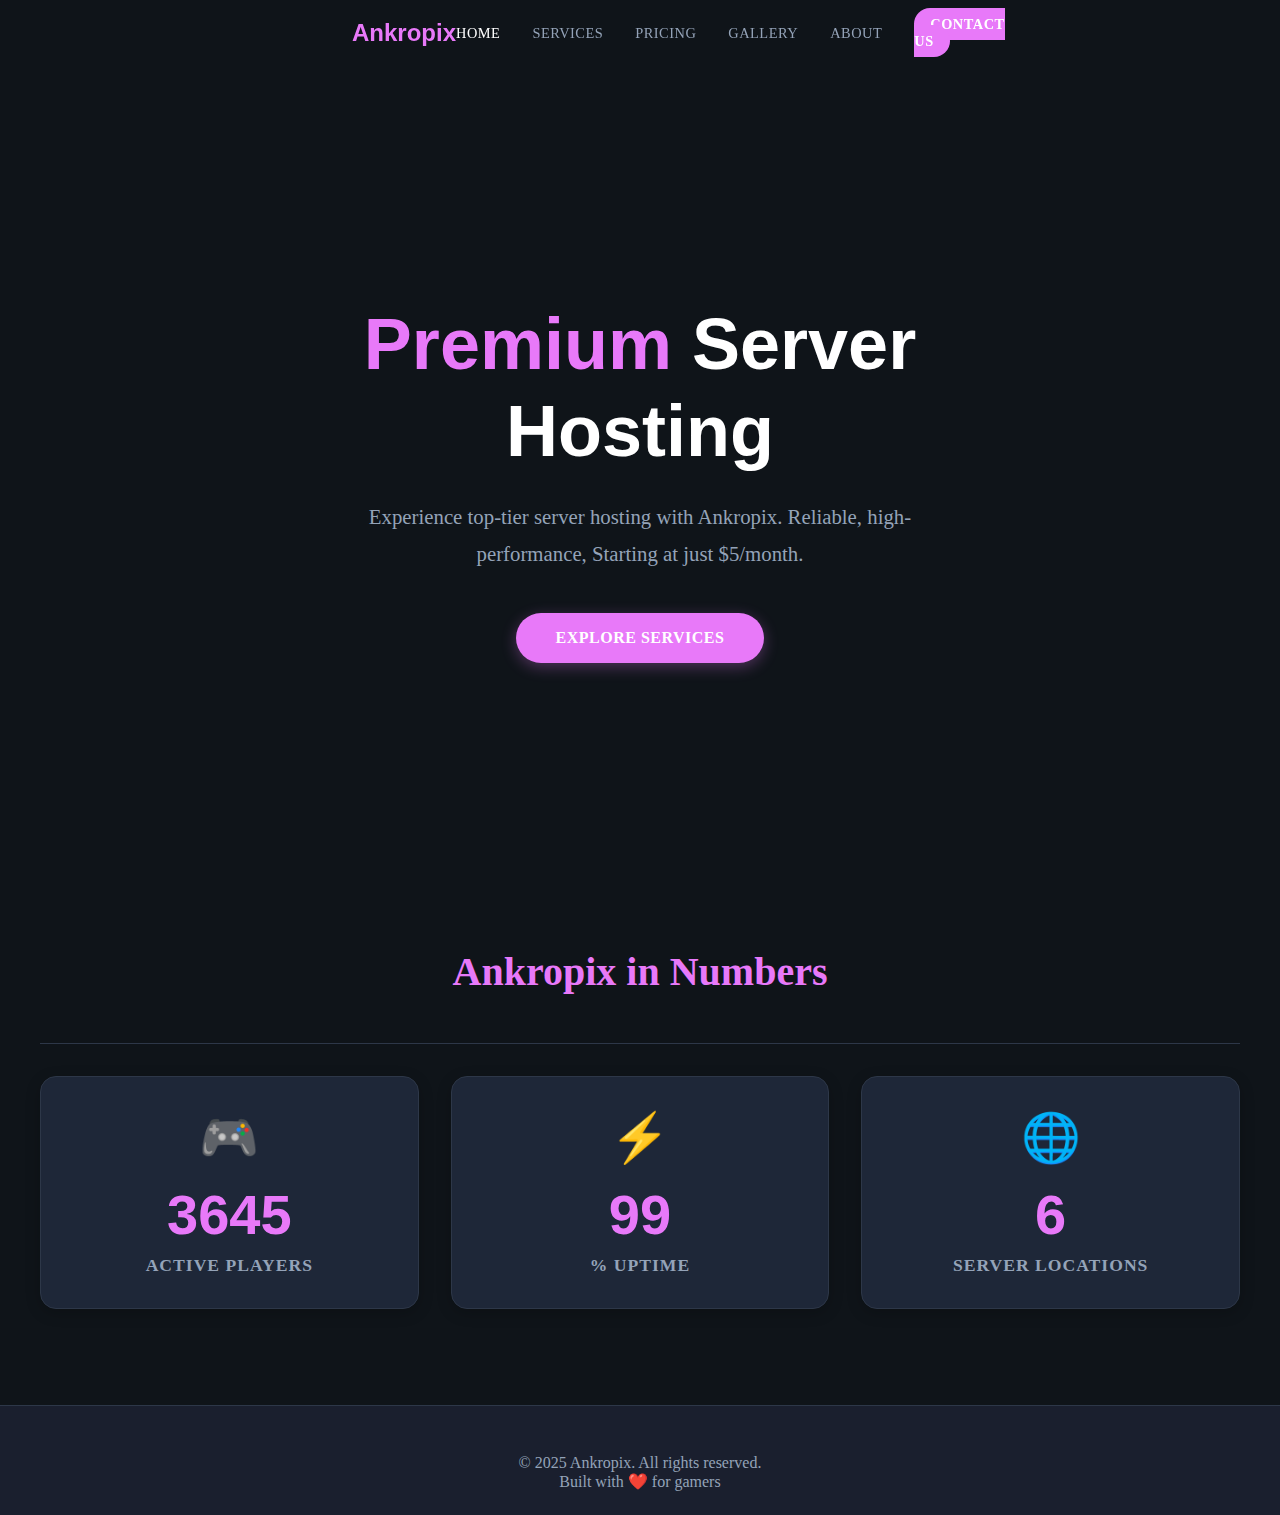
<file: index.html>
<!DOCTYPE html>
<html lang="en">
  <head>
    <meta charset="UTF-8" />
    <title>Ankropix</title>
    <link rel="stylesheet" href="css/styles.css" />
    <link rel="icon" type="image/x-icon" href="/images/icon.png" />
    <!-- Favicon for the page-->
  </head>

  <body>
    <!-- Navigation Bar -->
    <nav class="navbar">
      <div class="navbar-container">
        <a href="index.html" class="nav-logo">
          <span>Ankropix</span>
        </a>
        <ul class="nav-links">
          <li>
            <a href="index.html" class="nav-link active">HOME</a>
          </li>
          <li>
            <a href="services.html" class="nav-link">SERVICES</a>
          </li>
          <li>
            <a href="pricing.html" class="nav-link">PRICING</a>
          </li>
          <li>
            <a href="gallery.html" class="nav-link">GALLERY</a>
          </li>
          <li>
            <a href="about.html" class="nav-link">ABOUT</a>
          </li>
          <li>
            <a href="contact.html" class="nav-link-contact">CONTACT US</a>
          </li>
        </ul>
      </div>
    </nav>

    <!-- Info Section -->
    <section class="info-section">
      <div class="info-container">
        <h1 class="info-title">
          <span class="info-highlight">Premium</span> Server Hosting
        </h1>
        <p class="info-description">
          Experience top-tier server hosting with Ankropix. Reliable,
          high-performance, Starting at just $5/month.
        </p>
        <div class="info-button">
          <a href="services.html" class="info-btn">EXPLORE SERVICES</a>
        </div>
      </div>
    </section>

    <!-- Stats section -->
    <section class="stats-section">
      <div>
        <h2 class="stats-title">Ankropix in Numbers</h2>
        <div class="stats-grid">
          <div class="stat-card">
            <div class="stat-icon">🎮</div>
            <div class="stat-number">3645</div>
            <div class="stat-label">Active Players</div>
          </div>
          <div class="stat-card">
            <div class="stat-icon">⚡</div>
            <div class="stat-number">99</div>
            <div class="stat-label">% Uptime</div>
          </div>
          <div class="stat-card">
            <div class="stat-icon">🌐</div>
            <div class="stat-number">6</div>
            <div class="stat-label">Server Locations</div>
          </div>
        </div>
      </div>
    </section>
    <footer class="footer">
      <div class="footer-container">
        <p>&copy; 2025 Ankropix. All rights reserved.</p>
        <p>Built with ❤️ for gamers</p>
      </div>
    </footer>
  </body>
</html>
</file>
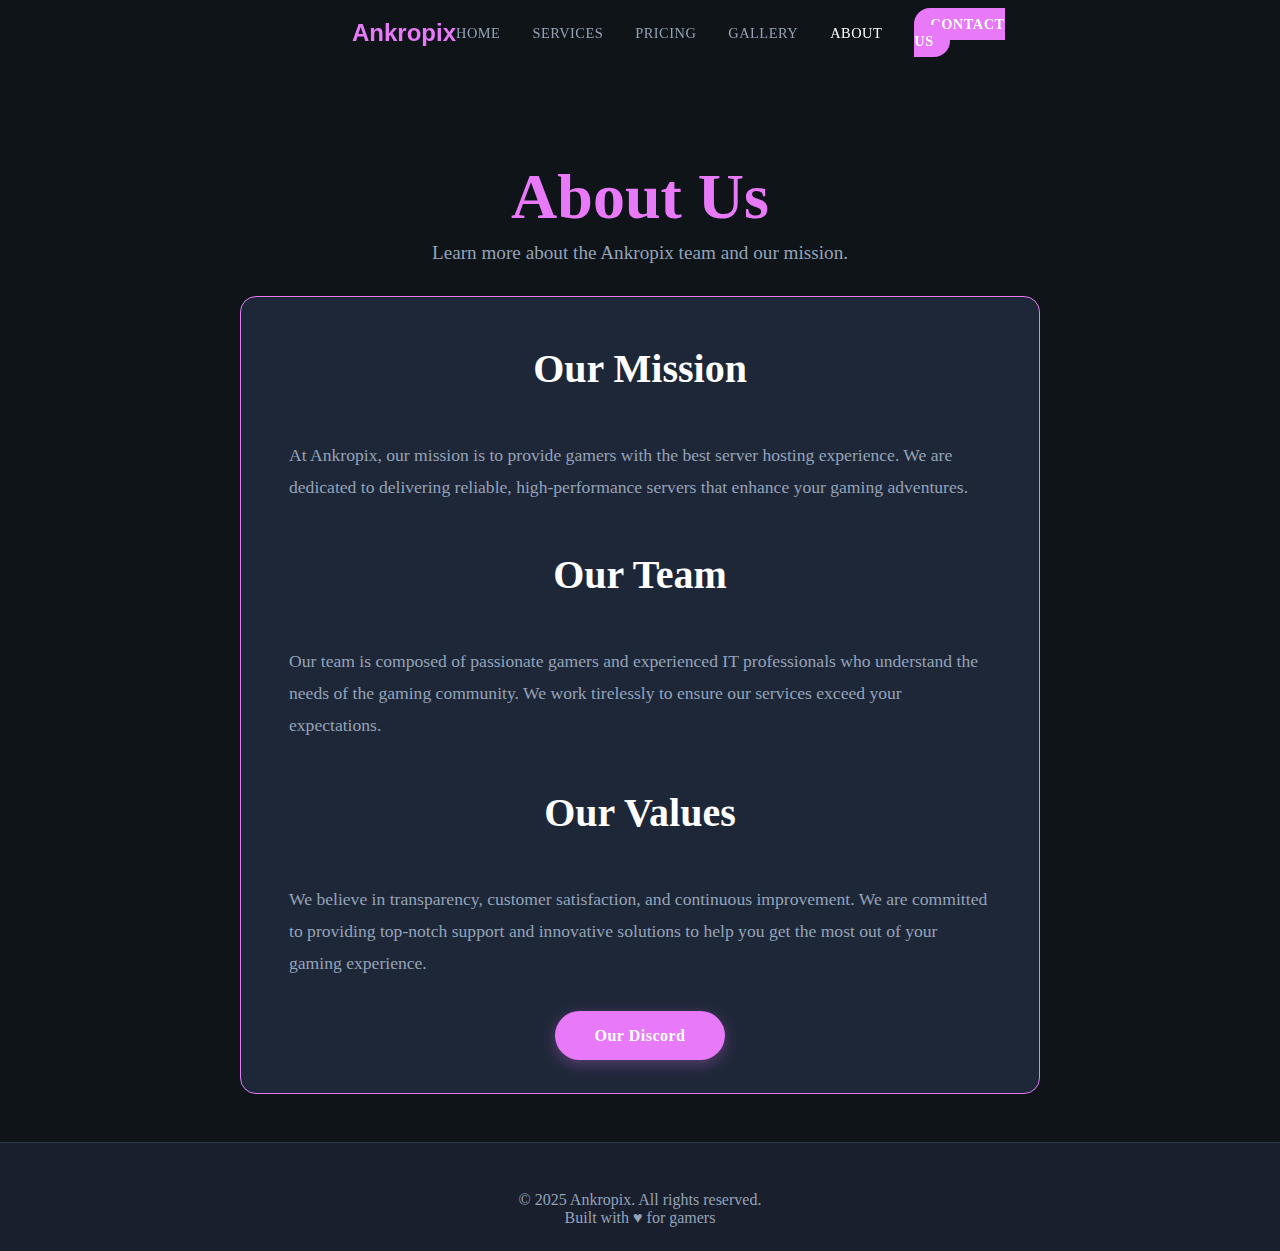
<file: about.html>
<!DOCTYPE html>
<html lang="en">
  <head>
    <meta charset="UTF-8" />
    <title>Ankropix</title>
    <link rel="stylesheet" href="css/styles.css" />
    <link rel="icon" type="image/x-icon" href="/images/icon.png" />
    <!-- Favicon for the page-->
  </head>

  <body>
    <!-- Navigation Bar -->
    <nav class="navbar">
      <div class="navbar-container">
        <a href="index.html" class="nav-logo">
          <span>Ankropix</span>
        </a>
        <ul class="nav-links">
          <li>
            <a href="index.html" class="nav-link">HOME</a>
          </li>
          <li>
            <a href="services.html" class="nav-link">SERVICES</a>
          </li>
          <li>
            <a href="pricing.html" class="nav-link">PRICING</a>
          </li>
          <li>
            <a href="gallery.html" class="nav-link">GALLERY</a>
          </li>
          <li>
            <a href="about.html" class="nav-link active">ABOUT</a>
          </li>
          <li>
            <a href="contact.html" class="nav-link-contact">CONTACT US</a>
          </li>
        </ul>
      </div>
    </nav>

    <!-- About Header -->
    <section class="contact-header">
      <div class="contact-header-container">
        <h1 class="info-highlight">About Us</h1>
        <p class="contact-subtitle">
          Learn more about the Ankropix team and our mission.
        </p>
      </div>
    </section>

    <!-- About Section -->
    <section>
      <div class="about-container">
        <h2>Our Mission</h2>
        <p>
          At Ankropix, our mission is to provide gamers with the best server
          hosting experience. We are dedicated to delivering reliable,
          high-performance servers that enhance your gaming adventures.
        </p>

        <h2>Our Team</h2>
        <p>
          Our team is composed of passionate gamers and experienced IT
          professionals who understand the needs of the gaming community. We
          work tirelessly to ensure our services exceed your expectations.
        </p>

        <h2>Our Values</h2>
        <p>
          We believe in transparency, customer satisfaction, and continuous
          improvement. We are committed to providing top-notch support and
          innovative solutions to help you get the most out of your gaming
          experience.
        </p>
        <div class="about-cta">
          <a href="https://discordstatus.com/" target="_blank" class="info-btn"
            >Our Discord</a
          >
        </div>
      </div>
    </section>

    <!-- Footer -->
    <footer class="footer">
      <div class="footer-container">
        <p>&copy; 2025 Ankropix. All rights reserved.</p>
        <p>Built with &hearts; for gamers</p>
      </div>
    </footer>
  </body>
</html>
</file>
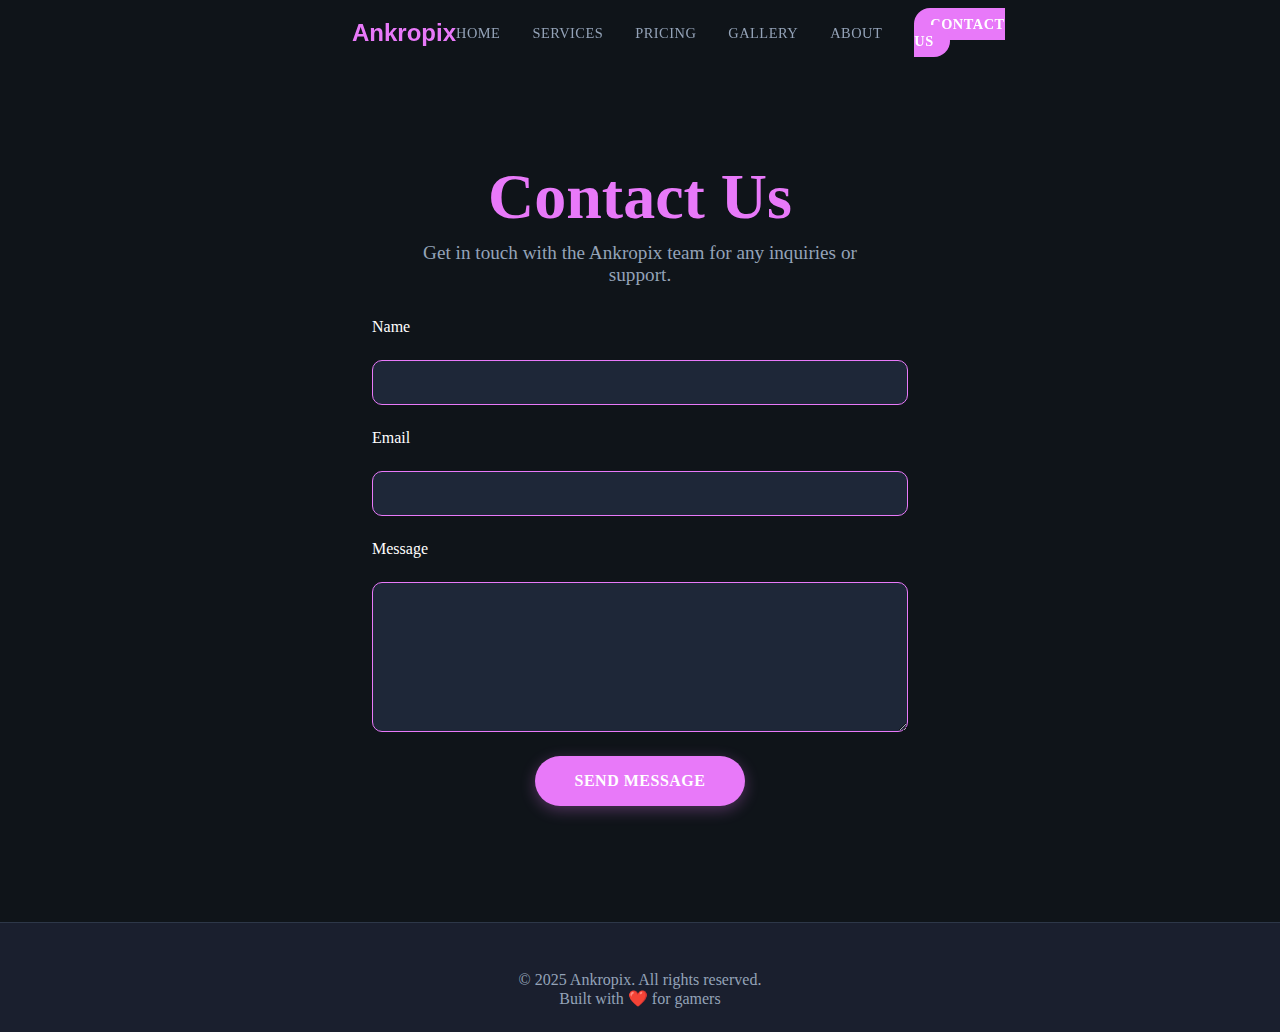
<file: contact.html>
<!DOCTYPE html>
<html lang="en">
  <head>
    <meta charset="UTF-8" />
    <title>Ankropix</title>
    <link rel="stylesheet" href="css/styles.css" />
    <link rel="icon" type="image/x-icon" href="/images/icon.png" />
    <!-- Favicon for the page-->
  </head>

  <body>
    <!-- Navigation Bar -->
    <nav class="navbar">
      <div class="navbar-container">
        <a href="index.html" class="nav-logo">
          <span>Ankropix</span>
        </a>
        <ul class="nav-links">
          <li>
            <a href="index.html" class="nav-link">HOME</a>
          </li>
          <li>
            <a href="services.html" class="nav-link">SERVICES</a>
          </li>
          <li>
            <a href="pricing.html" class="nav-link">PRICING</a>
          </li>
          <li>
            <a href="gallery.html" class="nav-link">GALLERY</a>
          </li>
          <li>
            <a href="about.html" class="nav-link">ABOUT</a>
          </li>
          <li>
            <a href="contact.html" class="nav-link-contact">CONTACT US</a>
          </li>
        </ul>
      </div>
    </nav>

    <!-- Contact Header -->
    <section class="contact-header">
      <div class="contact-header-container">
        <h1 class="info-highlight">Contact Us</h1>
        <p class="contact-subtitle">
          Get in touch with the Ankropix team for any inquiries or support.
        </p>
      </div>
    </section>

    <!-- Contact Section -->
    <section class="contact-section">
      <div>
        <form class="contact-form">
          <label for="name">Name</label>
          <input type="text" id="name" name="name" required />

          <label for="email">Email</label>
          <input type="email" id="email" name="email" required />

          <label for="message">Message</label>
          <textarea id="message" name="message" rows="5" required></textarea>
          <div class="info-button">
            <button type="submit" class="info-btn">SEND MESSAGE</button>
          </div>
        </form>
      </div>
    </section>

    <!-- Footer -->
    <footer class="footer">
      <div class="footer-container">
        <p>&copy; 2025 Ankropix. All rights reserved.</p>
        <p>Built with ❤️ for gamers</p>
      </div>
    </footer>
  </body>
</html>
</file>
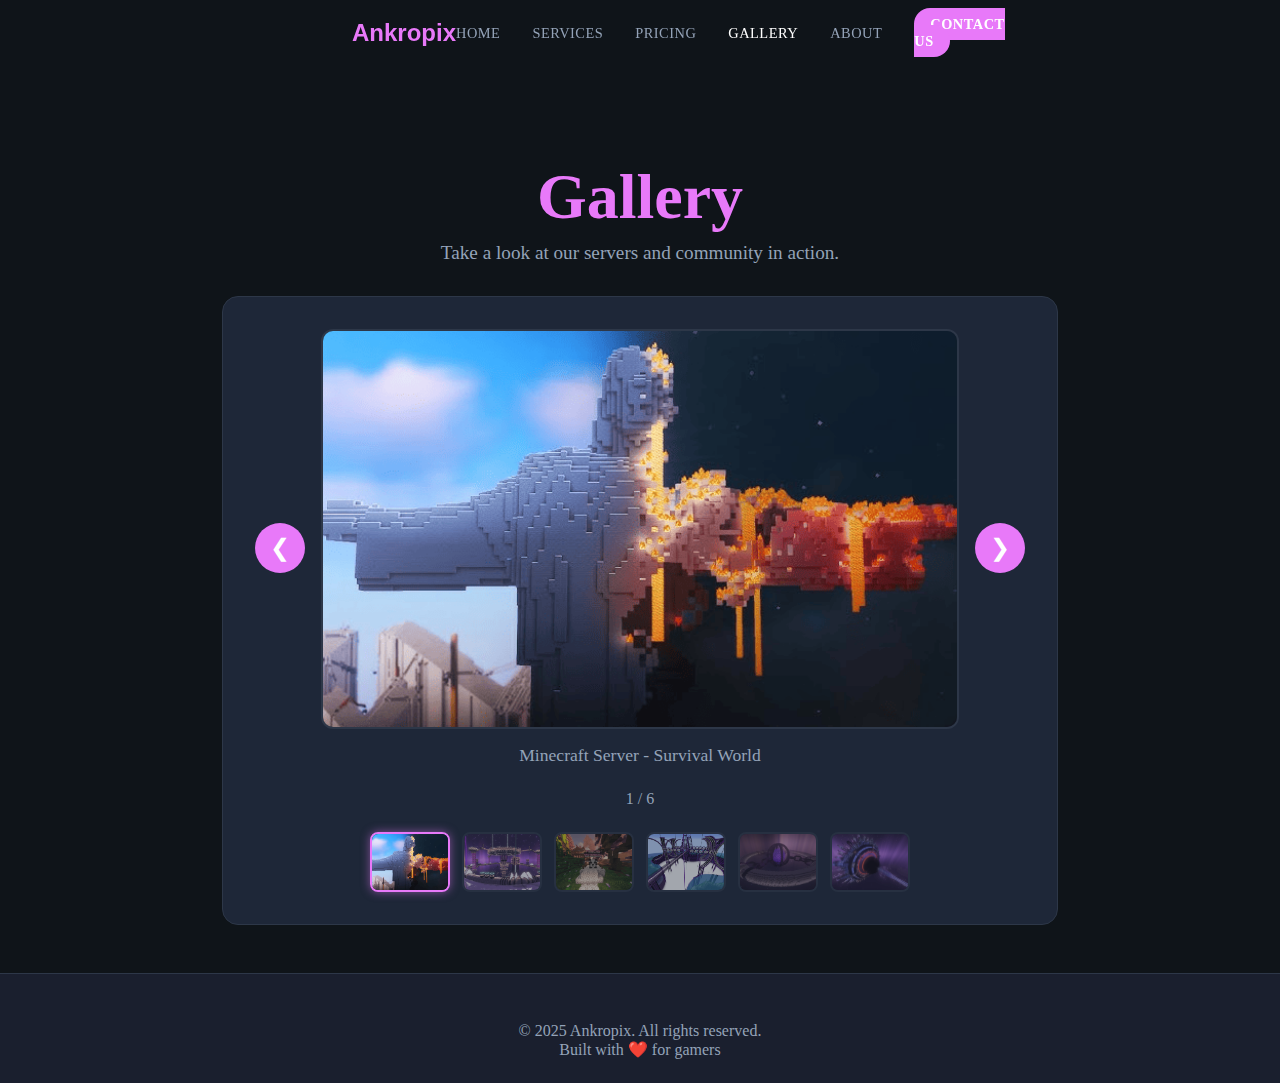
<file: gallery.html>
<!DOCTYPE html>
<html lang="en">
  <head>
    <meta charset="UTF-8" />
    <title>Ankropix - Gallery</title>
    <link rel="stylesheet" href="css/styles.css" />
    <link rel="icon" type="image/x-icon" href="/images/icon.png" />
  </head>

  <body>
    <!-- Navigation Bar -->
    <nav class="navbar">
      <div class="navbar-container">
        <a href="index.html" class="nav-logo">
          <span>Ankropix</span>
        </a>
        <ul class="nav-links">
          <li>
            <a href="index.html" class="nav-link">HOME</a>
          </li>
          <li>
            <a href="services.html" class="nav-link">SERVICES</a>
          </li>
          <li>
            <a href="pricing.html" class="nav-link">PRICING</a>
          </li>
          <li>
            <a href="gallery.html" class="nav-link active">GALLERY</a>
          </li>
          <li>
            <a href="about.html" class="nav-link">ABOUT</a>
          </li>
          <li>
            <a href="contact.html" class="nav-link-contact">CONTACT US</a>
          </li>
        </ul>
      </div>
    </nav>

    <!-- Gallery Header -->
    <section class="contact-header">
      <div class="contact-header-container">
        <h1 class="info-highlight">Gallery</h1>
        <p class="contact-subtitle">
          Take a look at our servers and community in action.
        </p>
      </div>
    </section>

    <!-- Gallery Section -->
    <section class="gallery-section">
      <div class="gallery-container">
        <!-- Main Image Display -->
        <div class="gallery-main">
          <button class="gallery-btn gallery-prev" id="prevBtn">
            &#10094;
          </button>
          <div class="gallery-image-wrapper">
            <img
              src="images/mc1.png"
              alt="Server Screenshot"
              class="gallery-image"
              id="mainImage"
            />
            <div class="gallery-caption" id="imageCaption">
              Minecraft Server - Survival World
            </div>
          </div>
          <button class="gallery-btn gallery-next" id="nextBtn">
            &#10095;
          </button>
        </div>

        <!-- Image Counter -->
        <div class="gallery-counter">
          <span id="currentIndex">1</span> / <span id="totalImages">6</span>
        </div>

        <!-- Thumbnail Navigation -->
        <div class="gallery-thumbnails" id="thumbnails">
          <img
            src="images/mc1.png"
            alt="Thumbnail 1"
            class="thumbnail active"
            data-index="0"
          />
          <img
            src="images/mc2.png"
            alt="Thumbnail 2"
            class="thumbnail"
            data-index="1"
          />
          <img
            src="images/mc3.png"
            alt="Thumbnail 3"
            class="thumbnail"
            data-index="2"
          />
          <img
            src="images/mc4.png"
            alt="Thumbnail 4"
            class="thumbnail"
            data-index="3"
          />
          <img
            src="images/mc5.png"
            alt="Thumbnail 5"
            class="thumbnail"
            data-index="4"
          />
          <img
            src="images/mc6.png"
            alt="Thumbnail 6"
            class="thumbnail"
            data-index="5"
          />
        </div>
      </div>
    </section>

    <!-- Footer -->
    <footer class="footer">
      <div class="footer-container">
        <p>&copy; 2025 Ankropix. All rights reserved.</p>
        <p>Built with ❤️ for gamers</p>
      </div>
    </footer>

    <script src="js/main.js"></script>
  </body>
</html>
</file>
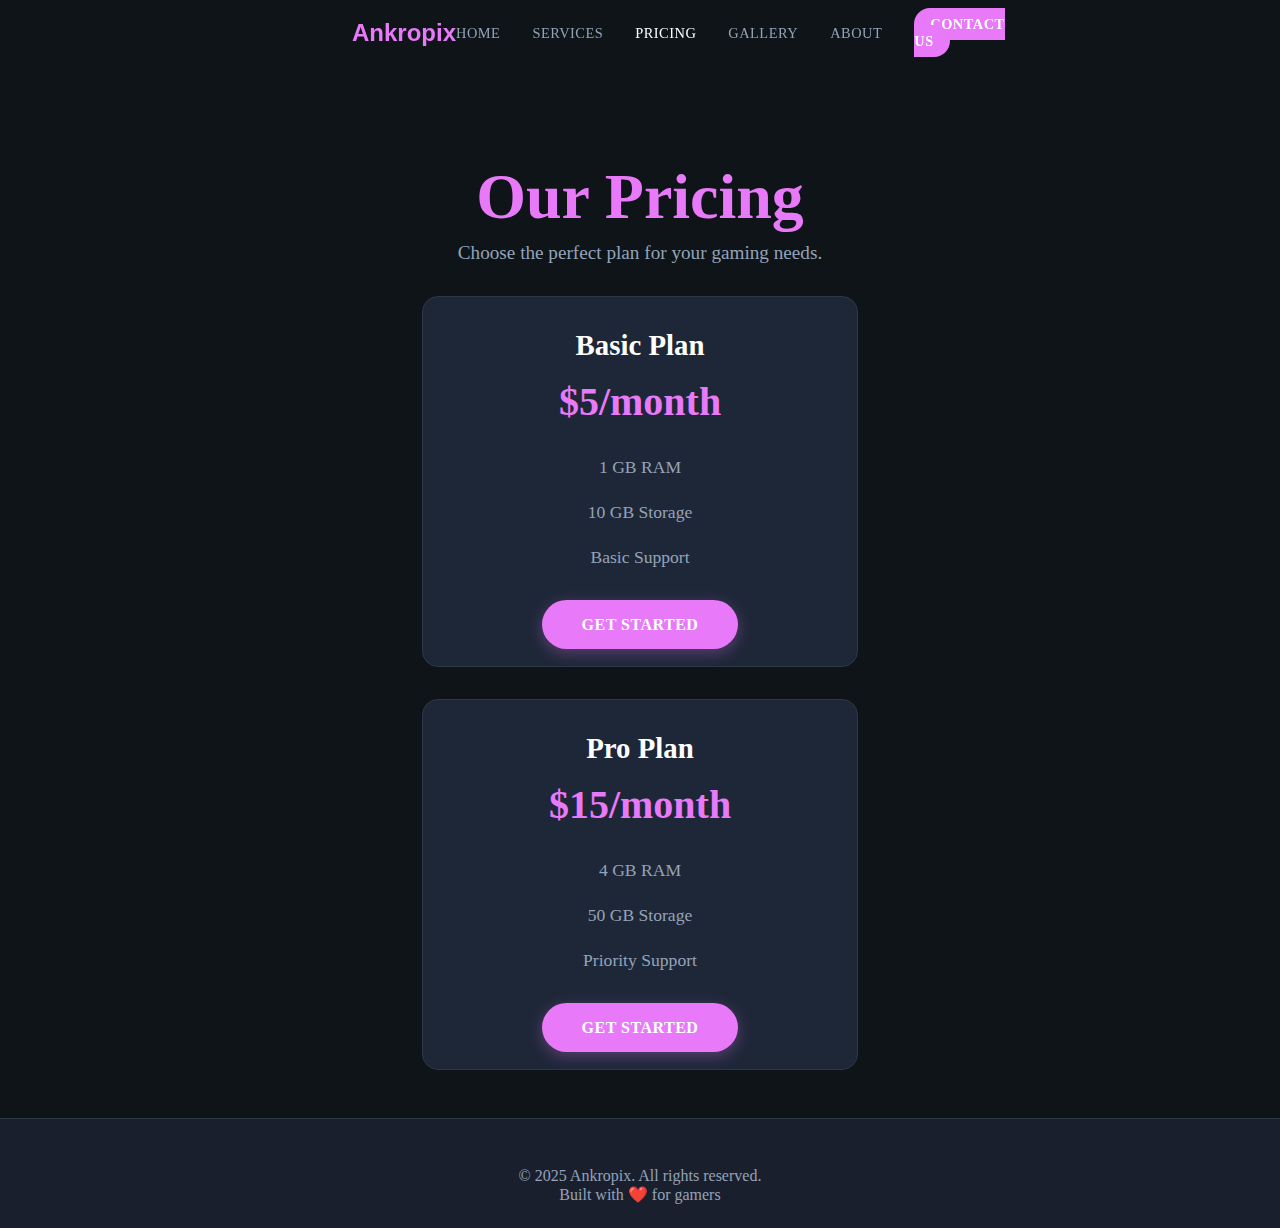
<file: pricing.html>
<!DOCTYPE html>
<html lang="en">
  <head>
    <meta charset="UTF-8" />
    <title>Ankropix</title>
    <link rel="stylesheet" href="css/styles.css" />
    <link rel="icon" type="image/x-icon" href="/images/icon.png" />
    <!-- Favicon for the page-->
  </head>

  <body>
    <!-- Navigation Bar -->
    <nav class="navbar">
      <div class="navbar-container">
        <a href="index.html" class="nav-logo">
          <span>Ankropix</span>
        </a>
        <ul class="nav-links">
          <li>
            <a href="index.html" class="nav-link">HOME</a>
          </li>
          <li>
            <a href="services.html" class="nav-link">SERVICES</a>
          </li>
          <li>
            <a href="pricing.html" class="nav-link active">PRICING</a>
          </li>
          <li>
            <a href="gallery.html" class="nav-link">GALLERY</a>
          </li>
          <li>
            <a href="about.html" class="nav-link">ABOUT</a>
          </li>
          <li>
            <a href="contact.html" class="nav-link-contact">CONTACT US</a>
          </li>
        </ul>
      </div>
    </nav>

    <!-- Pricing Header -->
    <section class="contact-header">
      <div class="contact-header-container">
        <h1 class="info-highlight">Our Pricing</h1>
        <p class="contact-subtitle">
          Choose the perfect plan for your gaming needs.
        </p>
      </div>
    </section>

    <!-- Pricing Section -->
    <section>
      <div class="pricing-container">
        <div class="pricing-card">
          <h2 class="pricing-title">Basic Plan</h2>
          <p class="pricing-price">$5/month</p>
          <ul class="pricing-features">
            <li class="pricing-feature">1 GB RAM</li>
            <li class="pricing-feature">10 GB Storage</li>
            <li class="pricing-feature">Basic Support</li>
          </ul>
          <a href="contact.html" class="info-btn">GET STARTED</a>
        </div>
        <div class="pricing-card">
          <h2 class="pricing-title">Pro Plan</h2>
          <p class="pricing-price">$15/month</p>
          <ul class="pricing-features">
            <li class="pricing-feature">4 GB RAM</li>
            <li class="pricing-feature">50 GB Storage</li>
            <li class="pricing-feature">Priority Support</li>
          </ul>
          <a href="contact.html" class="info-btn">GET STARTED</a>
        </div>
      </div>
    </section>

    <!-- Footer -->
    <footer class="footer">
      <div class="footer-container">
        <p>&copy; 2025 Ankropix. All rights reserved.</p>
        <p>Built with ❤️ for gamers</p>
      </div>
    </footer>
  </body>
</html>
</file>
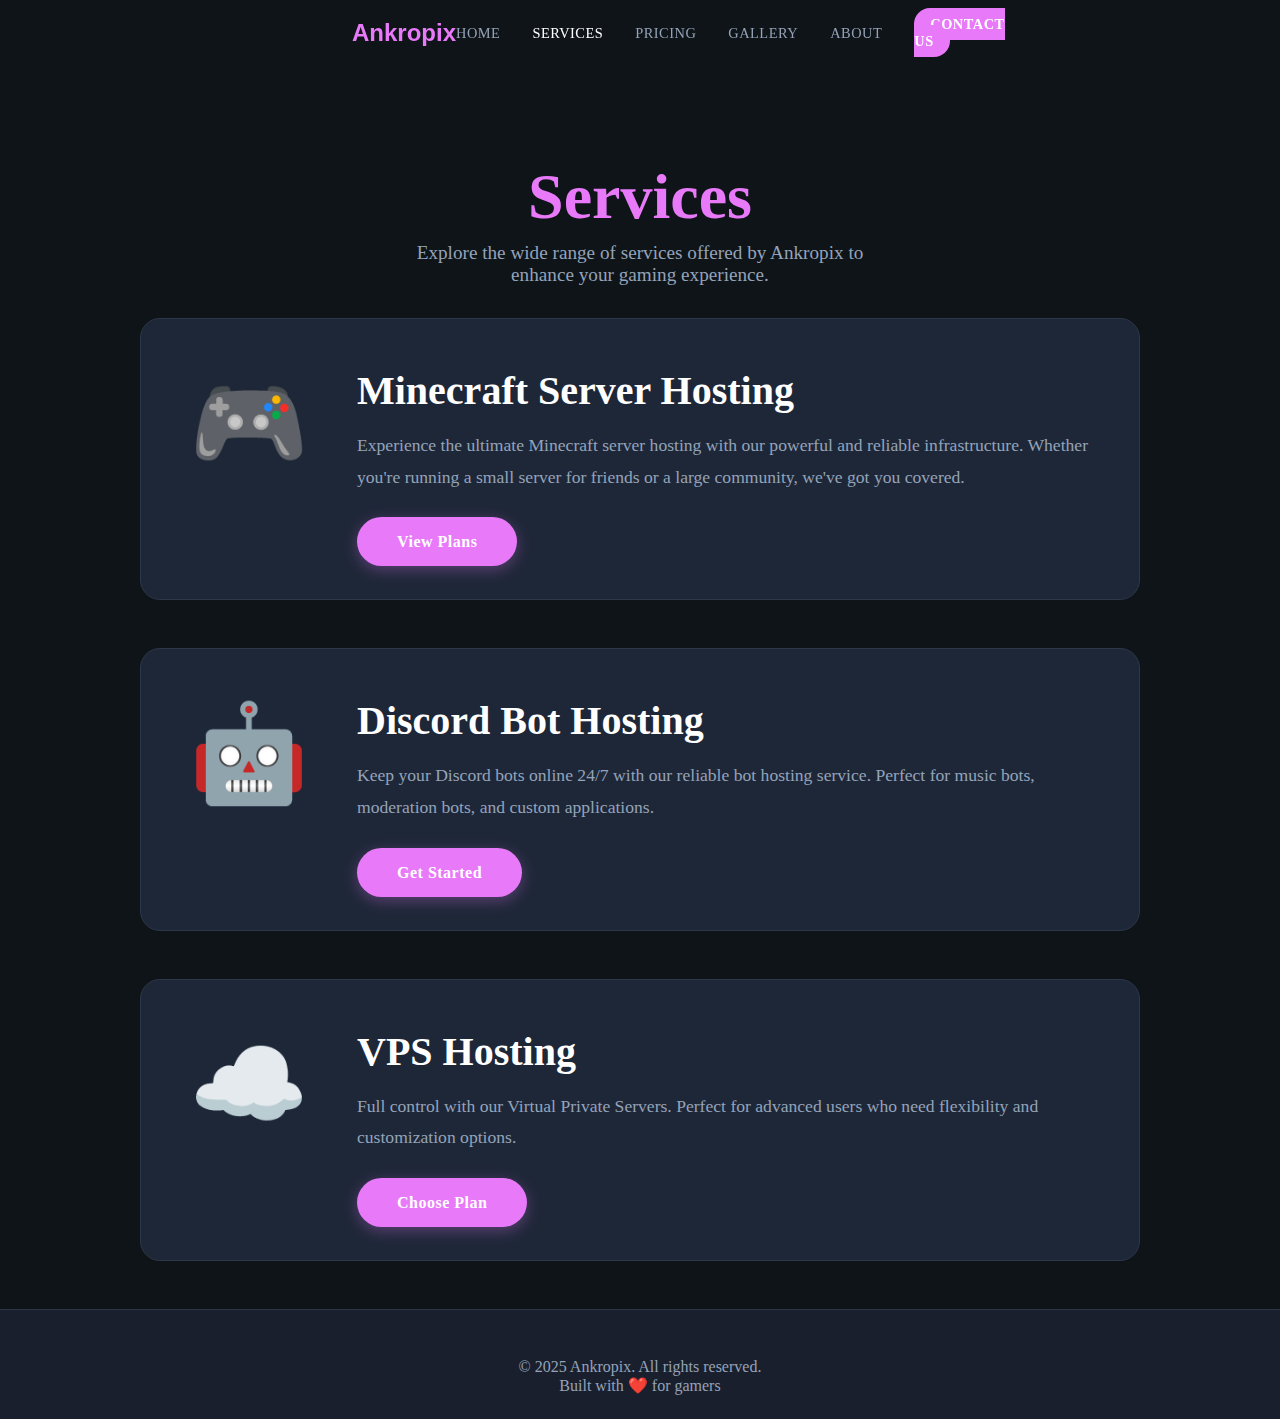
<file: services.html>
<!DOCTYPE html>
<html lang="en">

<head>
  <meta charset="UTF-8" />
  <title>Ankropix</title>
  <link rel="stylesheet" href="css/styles.css" />
  <link rel="icon" type="image/x-icon" href="/images/icon.png" />
  <!-- Favicon for the page-->
</head>

<body>
  <!-- Navigation Bar -->
  <nav class="navbar">
    <div class="navbar-container">
      <a href="index.html" class="nav-logo">
        <span>Ankropix</span>
      </a>
      <ul class="nav-links">
        <li>
          <a href="index.html" class="nav-link">HOME</a>
        </li>
        <li>
          <a href="services.html" class="nav-link active">SERVICES</a>
        </li>
        <li>
          <a href="pricing.html" class="nav-link">PRICING</a>
        </li>
        <li>
          <a href="gallery.html" class="nav-link">GALLERY</a>
        </li>
        <li>
          <a href="about.html" class="nav-link">ABOUT</a>
        </li>
        <li>
          <a href="contact.html" class="nav-link-contact">CONTACT US</a>
        </li>
      </ul>
    </div>
  </nav>
  <!-- Services Section -->
  <section class="contact-header">
    <div class="contact-header-container">
      <h1 class="info-highlight">Services</h1>
      <p class="contact-subtitle">
        Explore the wide range of services offered by Ankropix to enhance your
        gaming experience.
      </p>
    </div>
  </section>

  <section>
    <div class="services-container">
      <div class="service-detail">
        <div class="service-detail-icon">🎮</div>
        <div class="service-detail-content">
          <h2>Minecraft Server Hosting</h2>
          <p>
            Experience the ultimate Minecraft server hosting with our powerful
            and reliable infrastructure. Whether you're running a small server
            for friends or a large community, we've got you covered.
          </p>
          <a href="pricing.html" class="info-btn">View Plans</a>
        </div>
      </div>

      <div class="service-detail">
        <div class="service-detail-icon">🤖</div>
        <div class="service-detail-content">
          <h2>Discord Bot Hosting</h2>
          <p>
            Keep your Discord bots online 24/7 with our reliable bot hosting
            service. Perfect for music bots, moderation bots, and custom
            applications.
          </p>
          <a href="pricing.html" class="info-btn">Get Started</a>
        </div>
      </div>

      <div class="service-detail">
        <div class="service-detail-icon">☁️</div>
        <div class="service-detail-content">
          <h2>VPS Hosting</h2>
          <p>
            Full control with our Virtual Private Servers. Perfect for
            advanced users who need flexibility and customization options.
          </p>
          <a href="pricing.html" class="info-btn">Choose Plan</a>
        </div>
      </div>
    </div>
  </section>

  <!-- Footer -->
  <footer class="footer">
    <div class="footer-container">
      <p>&copy; 2025 Ankropix. All rights reserved.</p>
      <p>Built with ❤️ for gamers</p>
    </div>
  </footer>
  <script src="js/main.js"></script>
</body>

</html>
</file>
<file: css/styles.css>
:root {
  --bg-primary: #0f1419;
  --bg-secondary: #1a1f2e;
  --bg-card: #1e2738;
  --accent-primary: #e879f9;
  --text-primary: #ffffff;
  --text-secondary: #94a3b8;
  --border-color: #2d3748;
  --spacing-md: 1.5rem;
  --spacing-lg: 2rem;
  --spacing-xl: 3rem;

  --font-primary: -apple-system, BlinkMacSystemFont, "Segoe UI";
  --font-heading: "Arial Black", Gadget, sans-serif;

  --transition: all 0.3s ease;
}

/*Reseting styles*/
* {
  margin: 0;
  padding: 0;
  box-sizing: border-box;
}

body {
  font-family: var(--font-primary);
  background-color: var(--bg-primary);
  color: var(--text-primary);
  font-size: 16px;
}

a {
  text-decoration: none;
  color: inherit;
}

img {
  max-width: 100%;
  height: auto;
  display: block;
}

input,
select,
textarea,
button {
  font-family: inherit;
  font-size: inherit;
  line-height: inherit;
  border: none;
  outline: none;
  background: transparent;
}

/*Navigation Bar*/
.navbar {
  position: fixed;
  top: 0;
  width: 100%;
  background: rgba(15, 20, 25, 0.8);
  border-bottom: 1px solid transparent;
  z-index: 1000;
}

.navbar-container {
  max-width: 50%;
  margin: 0 auto;
  padding: 1rem 2rem;
  display: flex;
  justify-content: space-between;
  align-items: center;
}

.nav-logo {
  font-family: var(--font-heading);
  font-size: 1.5rem;
  font-weight: bold;
  color: var(--accent-primary);
  transition: var(--transition);
}

.nav-logo:hover {
  transform: scale(1.05);
}

.nav-links {
  list-style: none;
  display: flex;
  align-items: center;
  gap: 2rem;
}

.nav-links {
  color: var(--text-secondary);
  font-weight: 500;
  font-size: 0.9rem;
  transition: var(--transition);
  letter-spacing: 0.5px;
  position: relative;
}

.nav-link:hover {
  color: var(--text-primary);
}

.nav-link.active {
  color: var(--text-primary);
}

.nav-link-contact {
  padding: 0.5rem 1rem;
  background-color: var(--accent-primary);
  border-radius: 50px;
  color: var(--text-primary);
  font-weight: 600;
  transition: var(--transition);
}

.nav-link-contact:hover {
  box-shadow: 0 6px 20px rgba(232, 121, 249, 0.5);
}

/*Info Section*/
.info-section {
  padding: 8rem 2rem 4rem;
  min-height: 100vh;
  text-align: center;
  display: flex;
  align-items: center;
  justify-content: center;
}

.info-container {
  max-width: 680px;
  position: relative;
  text-align: center;
  padding: 2rem;
}

.info-title {
  font-size: clamp(2.5rem, 6vw, 4.5rem);
  font-weight: 900;
  line-height: 1.2;
  margin-bottom: 1.5rem;
  font-family: var(--font-heading);
}

.info-highlight {
  color: var(--accent-primary);
  display: inline-block;
  animation: glow 2s ease-in-out infinite;
}

@keyframes glow {
  0%,
  100% {
    filter: drop-shadow(0 0 20px rgba(232, 121, 249, 0.5));
  }
  50% {
    filter: drop-shadow(0 0 30px rgba(232, 121, 249, 0.5));
  }
}

.info-description {
  font-size: clamp(1rem, 2vw, 1.3rem);
  color: var(--text-secondary);
  margin-bottom: 2.5rem;
  line-height: 1.8;
}

.info-button {
  display: flex;
  justify-content: center;
  gap: 1.5rem;
  flex-wrap: wrap;
}

.info-btn {
  padding: 1rem 2.5rem;
  border-radius: 50px;
  font-weight: 600;
  font-size: 1rem;
  transition: var(--transition);
  border: none;
  letter-spacing: 0.5px;
  color: var(--text-primary);
  background-color: var(--accent-primary);
  box-shadow: 0 4px 15px rgba(232, 121, 249, 0.3);
}

.info-btn:hover {
  box-shadow: 0 6px 20px rgba(232, 121, 249, 0.5);
  transform: translateY(-3px);
}

/*Stats Section*/
.stats-section {
  padding: var(--spacing-xl) 2rem;
}
.stats-title {
  text-align: center;
  font-size: 2.5rem;
  font-weight: 800;
  margin-bottom: var(--spacing-xl);
  color: var(--accent-primary);
}

.stats-grid {
  display: grid;
  grid-template-columns: repeat(auto-fit, minmax(250px, 1fr));
  gap: 2rem;
  max-width: 1200px;
  margin: 0 auto;
  border-top: 1px solid var(--border-color);
  padding-top: var(--spacing-lg);
}

.stat-card {
  background-color: var(--bg-card);
  padding: var(--spacing-lg);
  border-radius: 16px;
  text-align: center;
  box-shadow: 0 4px 15px rgba(0, 0, 0, 0.2);
  transition: var(--transition);
  border: 1px solid var(--border-color);
}

.stat-card:hover {
  transform: translateY(-5px);
  border-color: var(--accent-primary);
  box-shadow: 0 10px 30px rgba(232, 121, 249, 0.3);
}

.stat-icon {
  font-size: 3rem;
  margin-bottom: 1rem;
}

.stat-number {
  font-size: 3.5rem;
  font-weight: 900;
  color: var(--accent-primary);
  margin-bottom: 0.5rem;
  font-family: var(--font-heading);
}

.stat-label {
  font-size: 1.1rem;
  color: var(--text-secondary);
  text-transform: uppercase;
  letter-spacing: 1px;
  font-weight: 600;
}

/*Footer*/
.footer {
  background: var(--bg-secondary);
  padding: var(--spacing-xl) 0 var(--spacing-md);
  border-top: 1px solid var(--border-color);
  margin-top: var(--spacing-xl);
}

.footer-container {
  max-width: 1200px;
  margin: 0 auto;
  padding: 0 2rem;
  text-align: center;
  color: var(--text-secondary);
}

/* Contact page */
.contact-header {
  text-align: center;
  margin-bottom: var(--spacing-lg);
  padding-top: 10rem;
}

.contact-header-container {
  max-width: 600px;
  margin: 0 auto;
  padding: 0 4rem;
  font-size: clamp(2rem, 3vw, 2rem);
}

.contact-subtitle {
  font-size: 1.2rem;
  color: var(--text-secondary);
  margin-top: 0.5rem;
}

.contact-section {
  max-width: 600px;
  margin: 0 auto 4rem;
  padding: 0 2rem;
  min-height: 60vh;
}

.contact-form {
  display: flex;
  flex-direction: column;
  gap: 1.5rem;
}

textarea {
  border: 0.5px solid var(--accent-primary);
  resize: vertical;
  min-height: 150px;
  max-height: 400px;
  border-radius: 10px;
  background-color: var(--bg-card);
  color: var(--text-primary);
}

input {
  height: 45px;
  border: 0.5px solid var(--accent-primary);
  border-radius: 10px;
  background-color: var(--bg-card);
  color: var(--text-primary);
}

/* Services Page */
.services-container {
  max-width: 1000px;
  margin: 0 auto;
}

.service-detail {
  display: grid;
  grid-template-columns: 120px 1fr;
  gap: 3rem;
  margin-bottom: var(--spacing-xl);
  padding: 3rem;
  background: var(--bg-card);
  border-radius: 20px;
  border: 1px solid var(--border-color);
  transition: var(--transition);
}

.service-detail:hover {
  border-color: var(--accent-primary);
  box-shadow: 0 10px 30px rgba(232, 121, 249, 0.3);
}

.service-detail-icon {
  font-size: 6rem;
  text-align: center;
}

.service-detail-content h2 {
  font-size: 2.5rem;
  margin-bottom: 1rem;
  color: var(--text-primary);
}

.service-detail-content > p {
  color: var(--text-secondary);
  font-size: 1.1rem;
  line-height: 1.8;
  margin-bottom: 2.5rem;
}

/* Pricing Page */
.pricing-container {
  max-width: 500px;
  margin: 0 auto;
  padding: 0 2rem;
}

.pricing-card {
  background-color: var(--bg-card);
  padding: var(--spacing-lg);
  border-radius: 16px;
  text-align: center;
  transition: var(--transition);
  border: 1px solid var(--border-color);
  margin: 2rem 0;
}
.pricing-card:hover {
  border-color: var(--accent-primary);
  box-shadow: 0 10px 30px rgba(232, 121, 249, 0.3);
}
.pricing-title {
  font-size: 1.8rem;
  margin-bottom: 1rem;
  color: var(--text-primary);
}
.pricing-price {
  font-size: 2.5rem;
  font-weight: bold;
  color: var(--accent-primary);
  margin-bottom: 1.5rem;
}
.pricing-features {
  list-style-type: none;
  padding: 0;
}
.pricing-feature {
  padding: 0.5rem 0;
  color: var(--text-secondary);
  font-size: 1.1rem;
  margin-bottom: 0.5rem;
}

.pricing-features li:last-child {
  margin-bottom: 2.5rem;
}

/* About Page */
.about-container {
  border: 1px solid var(--accent-primary);
  max-width: 800px;
  border-radius: 16px;
  background-color: var(--bg-card);
  margin: 0 auto;
  padding: 0 2rem;
  min-height: 70vh;
}

.about-container h2 {
  text-align: center;
  font-size: 2.5rem;
  margin: var(--spacing-xl) 0;
  color: var(--text-primary);
}

.about-container p {
  color: var(--text-secondary);
  font-size: 1.1rem;
  line-height: 1.8;
  margin-bottom: var(--spacing-lg);
  padding: 0 1rem;
}

.about-cta {
  text-align: center;
  margin: var(--spacing-xl);
}

/* Gallery Page */
.gallery-section {
  max-width: 900px;
  margin: 0 auto;
  padding: 0 2rem;
  min-height: 63svh;
}

.gallery-container {
  background-color: var(--bg-card);
  border-radius: 16px;
  border: 1px solid var(--border-color);
  padding: var(--spacing-lg);
}

.gallery-main {
  display: flex;
  align-items: center;
  justify-content: center;
  gap: 1rem;
  margin-bottom: var(--spacing-md);
}

.gallery-image-wrapper {
  position: relative;
  max-width: 700px;
  width: 100%;
}

.gallery-image {
  width: 100%;
  height: 400px;
  object-fit: cover;
  border-radius: 12px;
  border: 2px solid var(--border-color);
  transition: var(--transition);
}

.gallery-caption {
  text-align: center;
  margin-top: 1rem;
  font-size: 1.1rem;
  color: var(--text-secondary);
  font-weight: 500;
}

.gallery-btn {
  background-color: var(--accent-primary);
  color: var(--text-primary);
  border: none;
  width: 50px;
  height: 50px;
  border-radius: 50%;
  font-size: 1.5rem;
  cursor: pointer;
  transition: var(--transition);
  display: flex;
  align-items: center;
  justify-content: center;
  flex-shrink: 0;
}

.gallery-btn:hover {
  transform: scale(1.1);
  box-shadow: 0 6px 20px rgba(232, 121, 249, 0.5);
}

.gallery-counter {
  text-align: center;
  font-size: 1rem;
  color: var(--text-secondary);
  margin-bottom: var(--spacing-md);
}

.gallery-thumbnails {
  display: flex;
  justify-content: center;
  gap: 0.75rem;
  flex-wrap: wrap;
}

.thumbnail {
  width: 80px;
  height: 60px;
  object-fit: cover;
  border-radius: 8px;
  cursor: pointer;
  border: 2px solid var(--border-color);
  opacity: 0.6;
  transition: var(--transition);
}

.thumbnail:hover {
  opacity: 0.9;
  border-color: var(--text-secondary);
}

.thumbnail.active {
  opacity: 1;
  border-color: var(--accent-primary);
  box-shadow: 0 0 10px rgba(232, 121, 249, 0.5);
}
</file>
